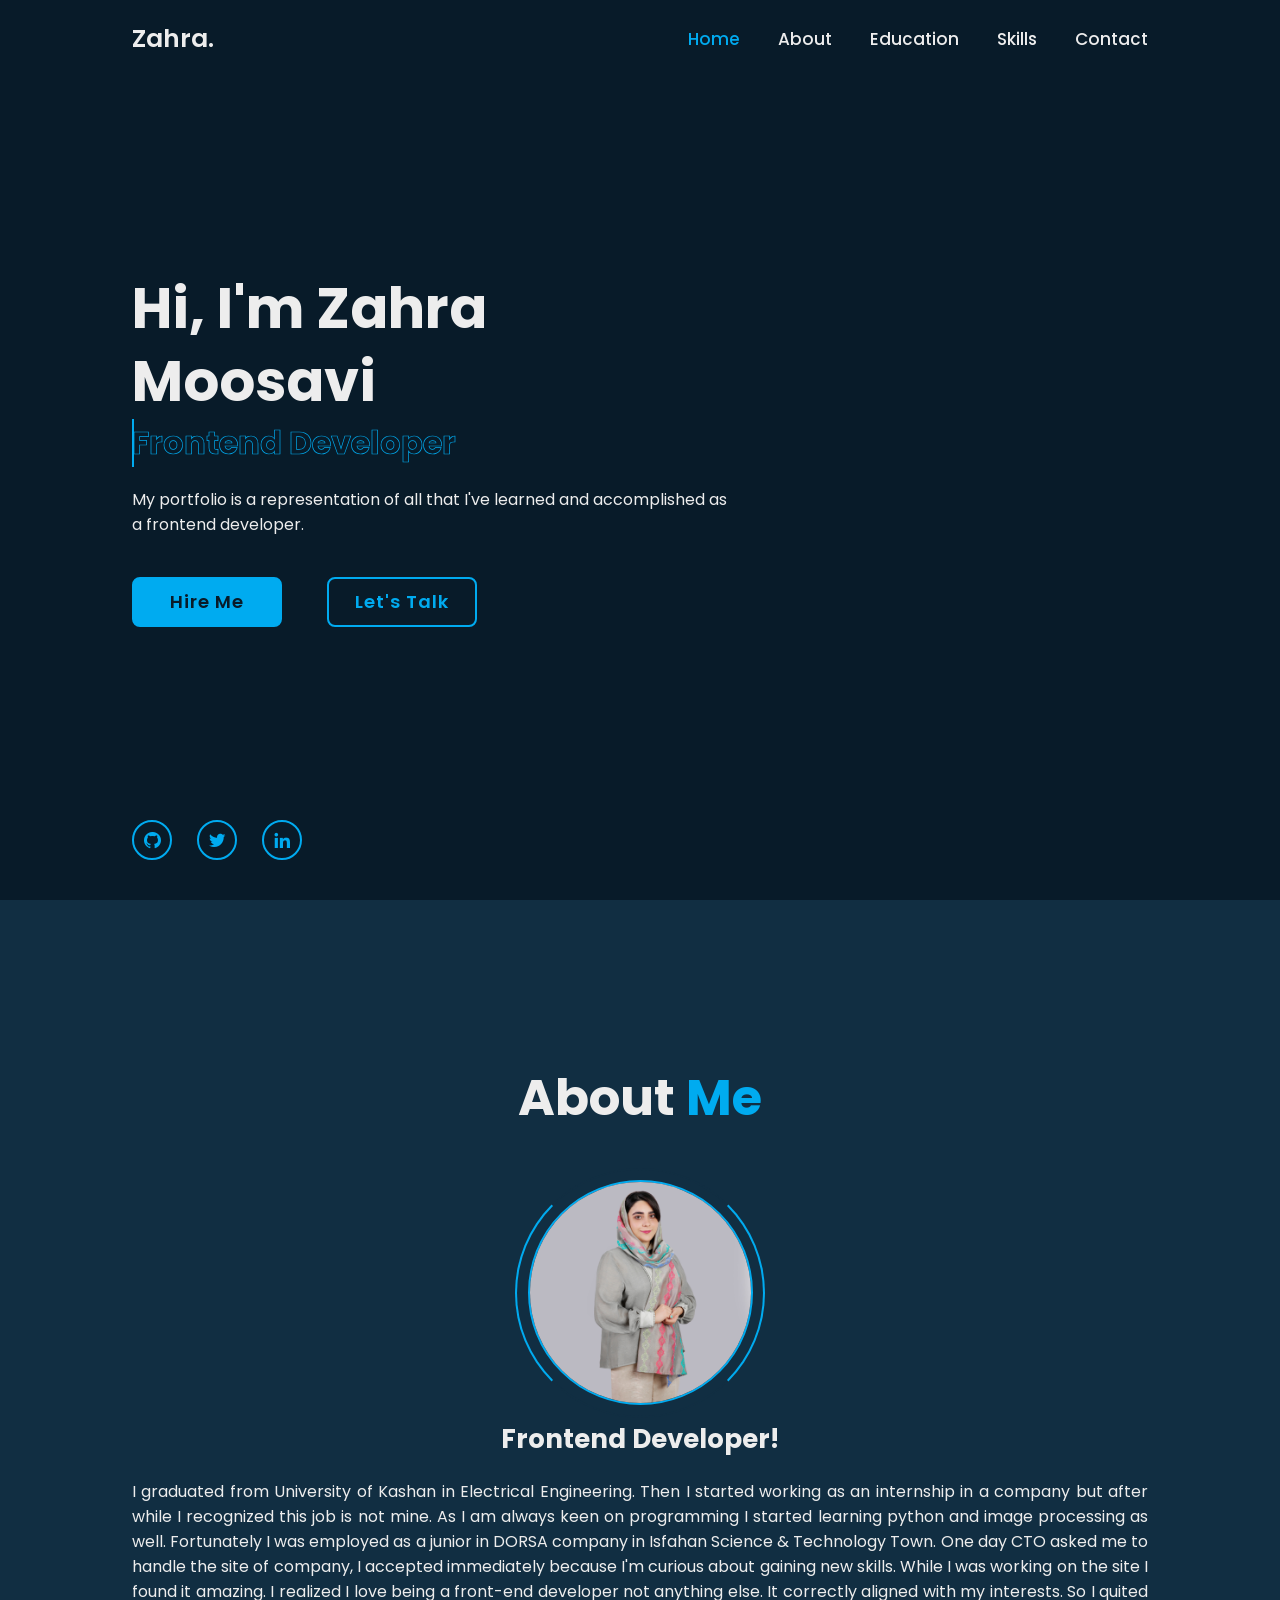
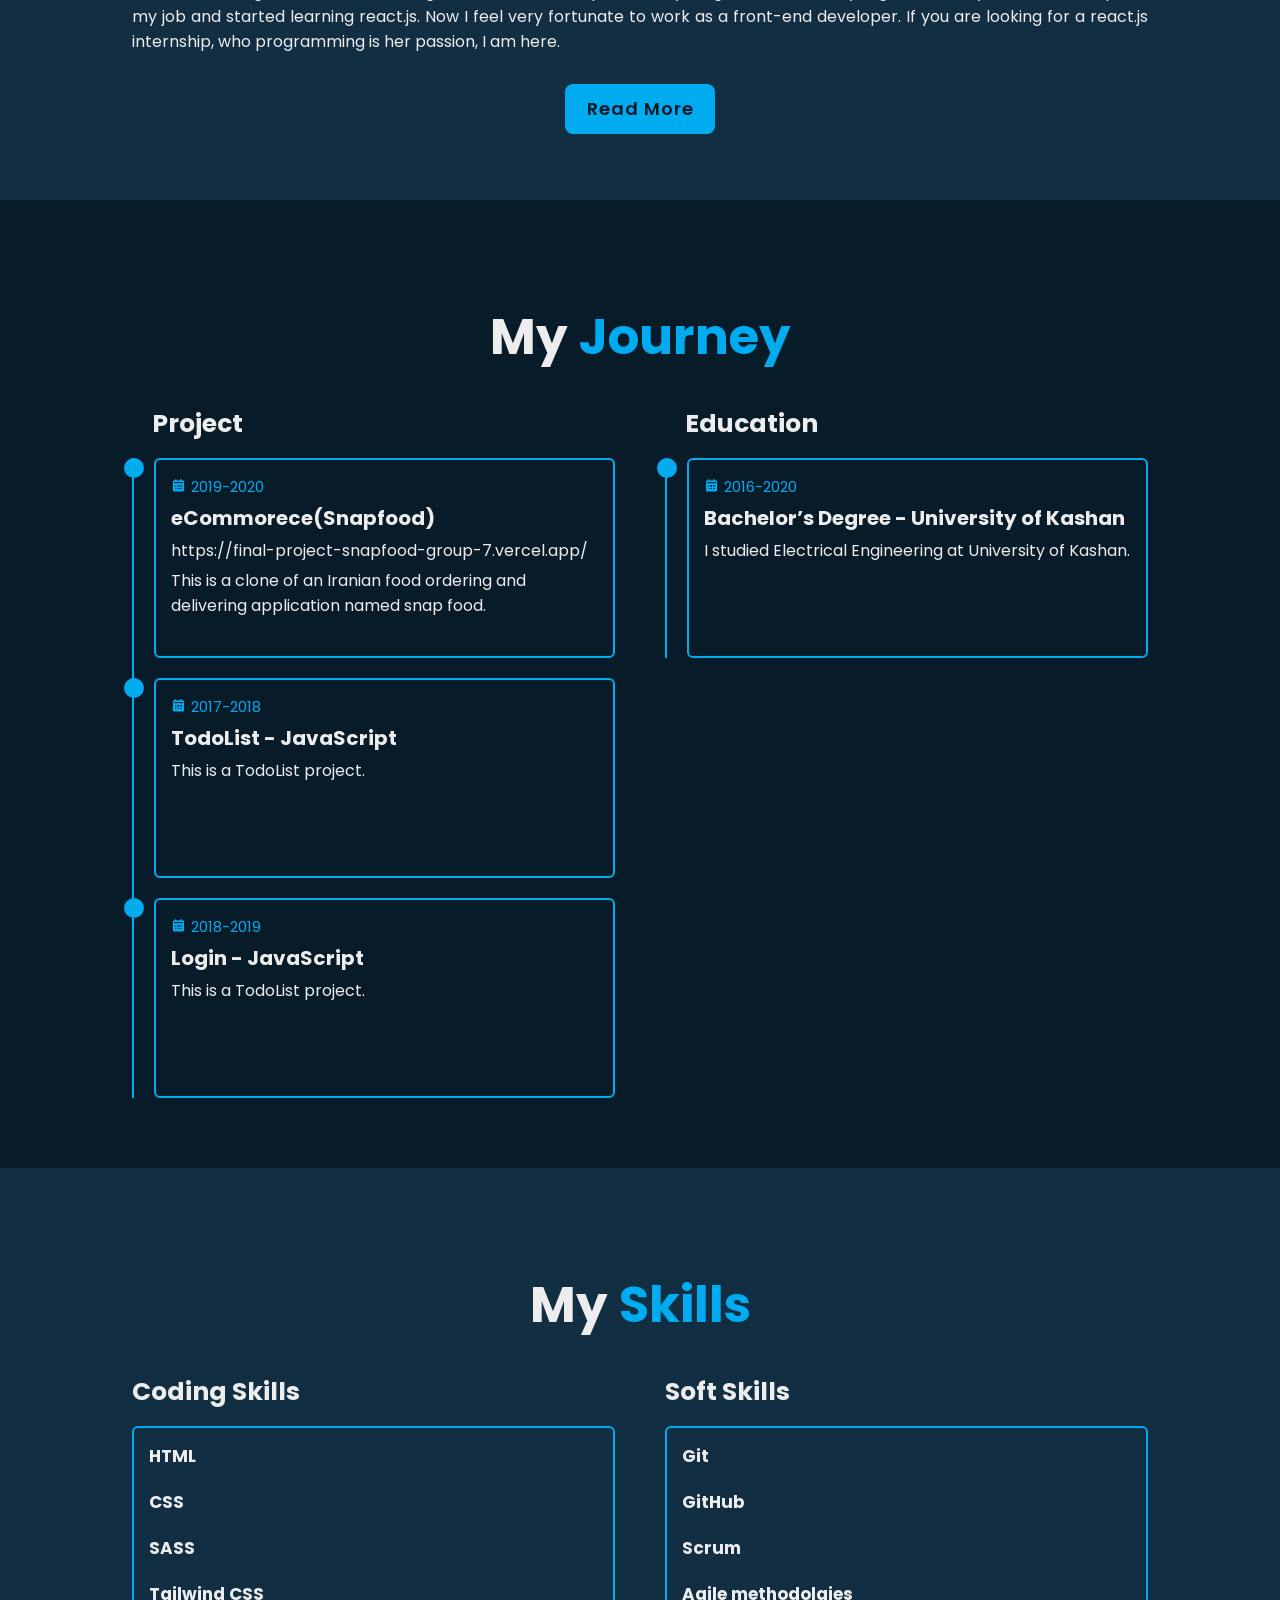
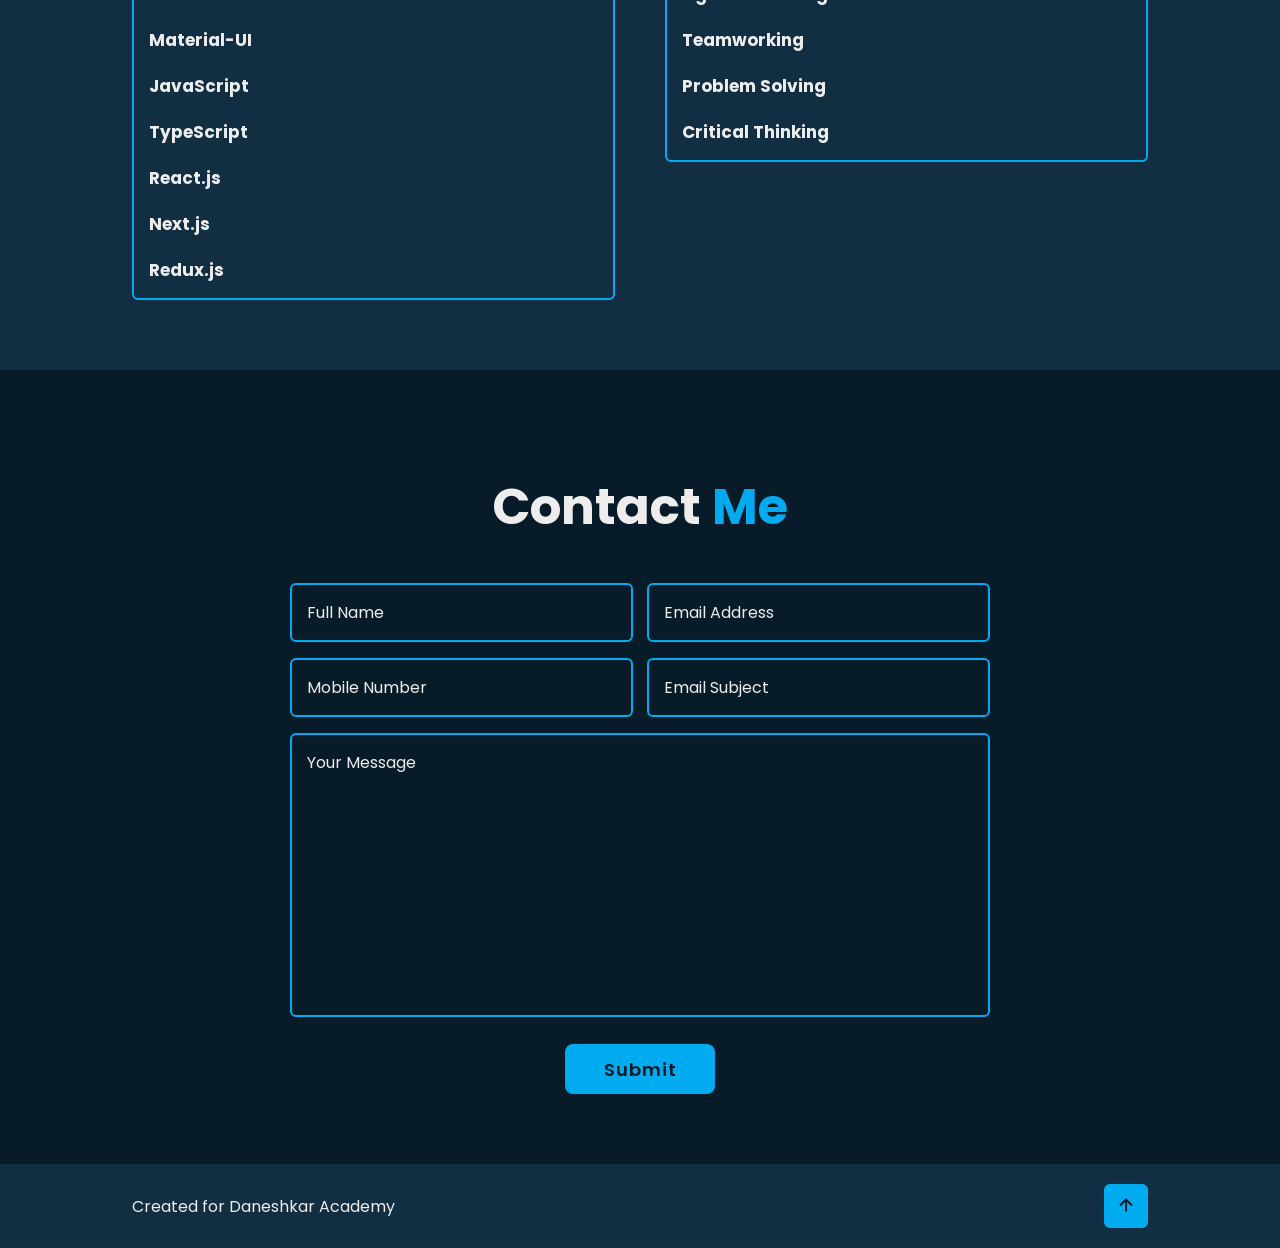
<file: index.html>
<!DOCTYPE html>
<html lang="en">
<head>
    <meta charset="UTF-8">
    <meta name="viewport" content="width=device-width, initial-scale=1.0">
    <title>Zahra Moosavi</title>
    <link rel="stylesheet" href="css/style.css">
    <script src="js/script.js" defer></script>
    
    <!-- box icons -->
    <link href='https://unpkg.com/boxicons@2.1.4/css/boxicons.min.css' rel='stylesheet'> 
</head>
<body>

    <!--header design-->
    <header class="header">
        <a href="#" class="logo"> Zahra. <span class="animate" style="--i:1;"></span></a>

        <div class="bx bx-menu" id="menu-icon"><span class="animate" style="--i:2;"></span></div>  
        <!-- ؟؟/؟؟؟ -->

        <nav class="navbar">
            <a href="#home" class="active">Home</a>
            <a href="#about">About</a>

            <a href="#education">Education</a>
            <a href="#skills">Skills</a>
            <a href="#contact">Contact</a>

            <span class="active-nav"></span>
            <span class="animate" style="--i:2;"></span>
        </nav>
    </header>


    <!-- home section design -->

    <section class="home show-animate" id="home">
        
        <div class="home-content">
            <h1>Hi, I'm <span> Zahra Moosavi</span><span class="animate" style="--i:2;"></span></h1>
            <div class="text-animate">
                <h3>Frontend Developer</h3>
                <span class="animate" style="--i:3;"></span>

            </div>
            <p>
                 My portfolio is a representation of all that I've learned and accomplished as
                 a frontend developer.
                <span class="animate" style="--i:4;"></span>
            </p>
            <div class="btn-box">
                <a href="#" class="btn">Hire Me</a>
                <a href="#contact" class="btn">Let's Talk</a>
                <span class="animate" style="--i:5;"></span>
            </div>

        </div>

        <div class="home-sci">
            <a href="https://github.com/ZahraMoosavi77"><i class='bx bxl-github'></i></a>
            <a href="#"><i class='bx bxl-twitter'></i></a>
            <a href="https://www.linkedin.com/in/zahra-moosavi-fed/"><i class='bx bxl-linkedin' ></i></a>
            <span class="animate" style="--i:6;"></span>
            
        </div>

        <!-- <div class="home-imgHover"> </div> -->
        <!-- <span class="animate home-img"  style="--i:3;"></span> -->
    </section>

    <!-- about section design -->

    <section class="about" id="about">
        <h2 class="heading">About <span>Me</span></h2>

        <div class="about-img">
            <img src="assets/img.jpg" alt="">
            <span class="circle-spin"></span>
            
        </div>

        <div class="about-content">
            <h3>Frontend Developer!</span></h3>
            <p>I graduated from University of Kashan in Electrical Engineering. Then I started working as an internship in a company but after while I recognized this job is not mine.
                As I am always keen on programming I started learning python and image processing as well. Fortunately I was employed as a junior in DORSA company in Isfahan Science & Technology Town. One day CTO asked me to handle the site of company, I accepted immediately because I'm curious about gaining new skills. While I was working on the site I found it amazing. I realized I love being a front-end developer not anything else. It correctly aligned with my interests. So I quited my job and started learning react.js.
                Now I feel very fortunate to work as a front-end developer. If you are looking for a react.js internship, who programming is her passion, I am here.</p>

            <div class="btn-box btns">
                <a href="#" class="btn">Read More</a>
            </div>    
        </div>
    </section>
    
    <!-- Education section design -->

    <section class="education" id="education">
        <h2 class="heading">My <span> Journey</span></h2>
        <div class="education-row">
            <div class="education-column">
                <h3 class="title">Project</h3>
                <div class="education-box">
                    <div class="education-content">
                        <div class="content">
                           <div class="year"><i class='bx bxs-calendar'></i>2019-2020</div>
                           <h3>eCommorece(Snapfood)</h3>
                           <p> https://final-project-snapfood-group-7.vercel.app/</p>
                           <p> This is a clone of an Iranian food ordering and delivering application named snap food.</p>
                        </div>
                    </div>
                    <div class="education-content">
                        <div class="content">
                           <div class="year"><i class='bx bxs-calendar'></i>2017-2018</div>
                           <h3>TodoList - JavaScript</h3>
                           <p>This is a TodoList project.</p>
                        </div>
                    </div>
                    <div class="education-content">
                        <div class="content">
                           <div class="year"><i class='bx bxs-calendar'></i>2018-2019</div>
                           <h3>Login - JavaScript</h3>
                           <p>This is a TodoList project.</p>
                        </div>
                    </div>
                   
                </div>
            </div>
            <div class="education-column">
                <h3 class="title">Education</h3>
                <div class="education-box">
                    <div class="education-content">
                        <div class="content">
                           <div class="year"><i class='bx bxs-calendar'></i>2016-2020</div>
                           <h3>Bachelor’s Degree - University of Kashan</h3>
                           <p> I studied Electrical Engineering at University of Kashan.</p>
                        </div>
                    </div>
                    <!-- <div class="education-content">
                        <div class="content">
                           <div class="year"><i class='bx bxs-calendar'></i>2018-2019</div>
                           <h3>Master Degree - University</h3>
                           <p>Lorem ipsum dolor sit amet consectetur adipisicing elit. Expedita numquam quisquam inventore molestias tenetur fugiat quae
                             illum iure doloremque, est cumque, eos provident nulla vel error iusto! Itaque, ab incidunt.</p>
                        </div>
                    </div> -->
                    <!-- <div class="education-content">
                        <div class="content">
                           <div class="year"><i class='bx bxs-calendar'></i>2019-2020</div>
                           <h3>Master Degree - University</h3>
                           <p>Lorem ipsum dolor sit amet consectetur adipisicing elit. Expedita numquam quisquam inventore molestias tenetur fugiat quae
                             illum iure doloremque, est cumque, eos provident nulla vel error iusto! Itaque, ab incidunt.</p>
                        </div>
                    </div> -->
                </div>
            </div>
           
        </div>


    </section>

    <!-- Skills section design -->

 <section class="skills" id="skills">
        <h2 class="heading">My <span> Skills</span></h2>
        <div class="skills-row">
            <div class="skills-column">
                <h3 class="title">Coding Skills</h3>
                <div class="skills-box">
                    <div class="skills-content">
                        <div class="progress">
                            <h3>HTML</h3>
                            <!-- <div class="bar"><span></span></div> -->
                        </div>
                        <div class="progress">
                            <h3>CSS </h3>
                            <!-- <div class="bar"><span></span></div> -->
                        </div>
                        <div class="progress">
                            <h3>SASS</h3>
                            <!-- <div class="bar"><span></span></div> -->
                        </div>
                        <div class="progress">
                            <h3>Tailwind CSS</h3>
                            <!-- <div class="bar"><span></span></div> -->
                        </div>
                        <div class="progress">
                            <h3>Material-UI </h3>
                            <!-- <div class="bar"><span></span></div> -->
                        </div>
                        <div class="progress">
                            <h3>JavaScript </h3>
                            <!-- <div class="bar"><span></span></div> -->
                        </div>
                        <div class="progress">
                            <h3>TypeScript </h3>
                            <!-- <div class="bar"><span></span></div> -->
                        </div>
                        <div class="progress">
                            <h3>React.js</h3>
                            <!-- <div class="bar"><span></span></div> -->
                        </div>
                        <div class="progress">
                            <h3>Next.js </h3>
                            <!-- <div class="bar"><span></span></div> -->
                        </div>
                        <div class="progress">
                            <h3>Redux.js</h3>
                            <!-- <div class="bar"><span></span></div> -->
                        </div>
                    </div>
                </div>
            </div>
            <div class="skills-column">
                <h3 class="title"> Soft Skills</h3>
                <div class="skills-box">
                    <div class="skills-content">
                       
                        <div class="progress">
                            <h3>Git  </h3>
                            <!-- <div class="bar"><span></span></div> -->
                        </div>
                        <div class="progress">
                            <h3>GitHub </h3>
                            <!-- <div class="bar"><span></span></div> -->
                        </div>
                        <div class="progress">
                            <h3>Scrum </h3>
                            <!-- <div class="bar"><span></span></div> -->
                        </div>
                        <div class="progress">
                            <h3>Agile methodolgies</h3>
                            <!-- <div class="bar"><span></span></div> -->
                        </div>
                        <div class="progress">
                            <h3>Teamworking </h3>
                            <!-- <div class="bar"><span></span></div> -->
                        </div>
                        <div class="progress">
                            <h3>Problem Solving </h3>
                            <!-- <div class="bar"><span></span></div> -->
                        </div>
                        <div class="progress">
                            <h3>Critical Thinking</h3>
                            <!-- <div class="bar"><span></span></div> -->
                        </div>
                    </div>
                </div>
            </div>
        </div>
    </section> 

    <!-- contact sectopn design -->
    <section class="contact" id="contact">
        <h2 class="heading">Contact <span> Me</span></h2>
        <form action="#">
            <div class="input-box">
                <div class="input-field">
                    <input type="text" placeholder="Full Name" required>
                    <span class="focus"></span>
                </div>
                <div class="input-field">
                    <input type="text" placeholder="Email Address" required>
                    <span class="focus"></span>
                </div>
            </div>
            <div class="input-box">
                <div class="input-field">
                    <input type="number" placeholder="Mobile Number" required>
                    <span class="focus"></span>
                </div>
                <div class="input-field">
                    <input type="text" placeholder="Email Subject" required>
                    <span class="focus"></span>
                </div>
            </div>
            <div class="textarea-field">
                <textarea name="" id="" cols="30" rows="10" placeholder="Your Message" required></textarea>
                <span class="focus"></span>
            </div>

            <div class="btn-box btns">
                <button type="submit" class="btn">Submit</button>
            </div>
        </form>
    </section>

    <!-- footer design -->
    <footer class="footer">
        <div class="footer-text">
            <p> Created for Daneshkar Academy</p>
            
            
        </div>

        <div class="footer-iconTop">
            <a href="#"><i class='bx bx-up-arrow-alt'></i></a>
        </div>
    </footer>

</body>
</html>
</file>
<file: css/style.css>
@import url('https://fonts.googleapis.com/css2?family=Poppins&display=swap');




*{

    padding: 0;
    margin: 0;
    box-sizing: border-box;
    text-decoration: none;
    border: none;
    outline: none;
    scroll-behavior: smooth;
    font-family: 'Poppins', sans-serif;
}

:root{
    --bg-color:#081b29;
    --second-bg-color:#112e42;
    --text-color:#ededed;
    --main-color:#00abf0;

}


html{
    font-size: 62.5%;
    overflow-x: hidden;
}

body{
    background-color: var(--bg-color);
    color: var(--text-color);
}


.header{
    position: fixed;
    top: 0;
    left: 0;
    width: 100%;
    padding: 20px 132px ;
    background-color:transparent; 
    display: flex;
    flex-direction: row;
    justify-content: space-between;
    align-items: center;
    z-index: 100;
    transition: .3s;
    background: var(--bg-color);
    
}
.header.sticky {
    background: var(--bg-color);

}


.logo{
    position: relative;
    font-size: 2.5rem;
    color: var(--text-color);
    font-weight: 600;
}

.navbar{
    position: relative;
}

.navbar a{
    font-size: 1.7rem;
    color: var(--text-color);
    font-weight: 500;
    margin-left: 35px;
    transition: .3s;

}


.navbar a:hover
,.navbar a.active{
    color: var(--main-color);
}


#menu-icon{
    position: relative;
    font-size: 3.6rem;
    color: var(--text-color);
    cursor: pointer;
    display: none;
}


section{
    min-height: 100vh;
    padding: 100px 132px 20px;
}

.home{
    position: relative;
    display: flex;
    flex-direction: column;
    justify-content: center;
    padding:  0 132px;
    /* background: url(../assets/video_image-tGxQe3iOM.jpeg) no-repeat;
    background-size: contain;
    background-position: right;
    background-size: 80%; */

    
}
/* 
.home::after{
    content: '';
    top: 0;
    right: 0;
    bottom: 0;
    left: 0;
    position: absolute;
    background-color: var(--bg-color);
    opacity: .6;

} */

.home-content{
    
    max-width: 600px;
    z-index: 99;

}

.home-content h1{
    position: relative;
    display: inline-block;
    font-size: 5.6rem;
    font-weight: 700;
    line-height: 1.3;
}

.home-content h1 span{
    color: var(--text-color);
}

.home-content .text-animate{
    position: relative;
    width: 328px;
} 

.home-content .text-animate h3{
    font-size: 3.2rem;
    font-weight: 700;
    color: transparent;
    -webkit-text-stroke: .7px var(--main-color);
    background-image: linear-gradient(var(--main-color),var(--main-color));
    background-repeat: no-repeat;
    -webkit-background-clip: text;
    background-position: -330px 0;
    animation: homeBgText 6s linear infinite;
    animation-delay: 2s;
}

.home-content .text-animate h3::before{
    content: '';
    position: absolute;
    top: 0;
    left: 0;
    width: 0;
    height: 100%;
    border-right: 2px solid var(--main-color);
    z-index: -1;
    animation: homeCursorText 6s linear infinite;
    animation-delay: 2s;
}

.home-content p{
    position: relative;
    font-size: 1.6rem;
    margin: 20px 0 40px;
}


.btn-box{
    position: relative;
    display: flex;
    justify-content: space-between;
    width: 345px;
    height: 50px;
    
}

.btn-box .btn{

    position: relative;
    display: inline-flex;
    justify-content: center;
    align-items: center;
    width: 150px;
    height: 100%;
    background: var(--main-color);
    border: 2px solid var(--main-color);
    border-radius: 8px;
    font-size: 1.8rem;
    font-weight: 600;
    letter-spacing: 1px;
    color: var(--bg-color);
    z-index: 1;
    overflow: hidden;
    transition: .5s;
}

.btn-box .btn:hover{
    color: var(--main-color);
}


.btn-box .btn:nth-child(2){
    background: transparent;
    color: var(--main-color);
}

.btn-box .btn:nth-child(2):hover{
    
    color: var(--bg-color);
}
.btn-box .btn:nth-child(2)::before{
    background: var(--main-color);
    
}

.btn-box .btn::before{
    content: '';
    position: absolute;
    top: 0;
    left: 0;
    width: 0;
    height: 100%;
    background: var(--bg-color);
    transition: .5s;
    z-index: -1;

}
.btn-box .btn:hover::before{
    width: 100%;

}


.home-sci{
    position: absolute;
    bottom: 40px;
    width: 170px;
    display: flex;
    justify-content: space-between;
}

.home-sci a{
    position: relative;
    display: inline-flex;
    justify-content: center;
    align-items: center;
    width: 40px;
    height: 40px;
    background: transparent;
    border: 2px solid var(--main-color);
    border-radius: 50%;
    font-size: 20px;
    color: var(--main-color);
    z-index: 1;
    overflow: hidden;
    transition: .5s;
}

.home-sci a:hover{
    color: var(--bg-color);
}

.home-sci a::before{
    content: '';
    position: absolute;
    top: 0;
    left: 0;
    width: 0;
    height: 100% ;
    background: var(--main-color);
    z-index: -1;
    transition: .5s;
}

.home-sci a:hover::before{
    width: 100%;
}

.home-imgHover{
    background: antiquewhite;
    position: absolute;
    top: 0;
    width: 45%;
    height: 100%;
    background: transparent;
    /* border: 2px solid red; */
    transition: 3s;
}
.home-imgHover:hover{
    background: var(--bg-color);
    opacity: .8;
}

/* ************************************ End home section  **************************** */

.about{
    display: flex;
    justify-content: center;
    align-items: center;
    flex-direction: column;
    gap: 2px;
    background-color: var(--second-bg-color);
    padding-bottom: 6px;

}

.heading{
    position: relative;
    font-size: 5rem;
    margin-bottom: 30px;
    text-align: center;
}

span {
    color: var(--main-color);
}
.about-img{
    position: relative;
    /* width: 25rem;
    height: 25rem; */
    width: 250px;
    height: 250px;
    border-radius: 50%;
    display: flex;
    justify-content: center;
    align-items: center;

}


.about-img img{
    width: 90%;
    border-radius: 50%;
    border: 2px solid var(--main-color);
}

.about-img .circle-spin{
    position: absolute;
    top: 50%;
    left: 50%;
    transform: translate(-50%,-50%) rotate(0); 
    width: 100%;
    height: 100%;
    border-radius: 50%;
    border-top: 2px solid var(--second-bg-color);
    border-bottom: 2px solid var(--second-bg-color);
    border-right: 2px solid var(--main-color);
    border-left: 2px solid var(--main-color);
    animation: aboutSpinner 8s linear infinite;
}


.about-content{
    text-align: center;

}

.about-content h3{
    font-size: 2.6rem;
   

}

.about-content p{
    
    font-size: 1.6rem;
    margin: 20px auto 30px;
    text-align: justify;
    width: 100%;
}


.btn-box.btns{
    display: inline-block;
    width: 150px;
}

.btn-box.btns a::before{
    background: var(--second-bg-color);

}

.education{
    display: flex;
    justify-content: center;
    align-items: center;
    flex-direction: column;
    min-height: auto;
    padding-bottom: 50px;

}


.education .education-row{
    display: flex;
    flex-wrap: wrap;
    gap: 50px;
}

.education-row .education-column{
    flex: 1 1 400px;
}

.education-column .title{
    font-size: 2.5rem;
    margin:  0 0 15px 20px;
}


.education-column .education-box{
    border-left: 2px solid var(--main-color);
}

.education-box .education-content{
    position: relative;
    padding-left: 20px;
}

.education-box .education-content::before{
    content: '';
    position: absolute;
    top: 0;
    left: -10px;
    width: 20px;
    height: 20px;
    background: var(--main-color);
    border-radius: 50%;
    z-index: 1;
}

.education-content .content{
    position: relative;
    padding: 15px;
    border: 2px solid var(--main-color);
    border-radius: 6px;
    margin-bottom: 20px;
    overflow: hidden;
    min-height: 200px;
}

.education-content .content::before{
    content: '';
    position: absolute;
    top: 0;
    left: 0;
    width: 0;
    height: 100%;
    background: var(--second-bg-color);
    z-index: -1;
    transition: .5s;
}

.education-content .content:hover::before{
    width: 100%;

}

.education-content .content .year{
    font-size: 1.5rem;
    color: var(--main-color);
    padding-bottom: 5px;

}

.education-content .content .year i{
    padding-right:  5px;
}

.education-content .content h3{
    font-size: 2rem;
}

.education-content .content p{
    font-size: 1.6rem;
    padding-top: 5px;
}


/* *********************************** end of education section ********************************* */

.skills{
    min-height: auto;
    padding-bottom: 70px;
    background: var(--second-bg-color);
}

.skills .skills-row{
    display: flex;
    flex-direction: row;
    flex-wrap: wrap;
    gap: 50px;
}

.skills-row .skills-column{
    flex: 1 1 400px;
}

.skills-column .title{
    font-size: 2.5rem;
    margin: 0 0 15px;
}


.skills-box .skills-content{
    position: relative;
    border: 2px solid var(--main-color);
    border-radius: 6px;
    padding: 5px 15px;
    z-index: 1;
    overflow: hidden;
}
.skills-box .skills-content::before{
    content: '';
    position: absolute;
    top: 0;
    left: 0;
    width: 0;
    height: 100%;
    background: var(--bg-color);
    z-index: -1;
    transition: .5s;

}

.skills-box .skills-content:hover::before{
    width: 100%;
}

.skills-content .progress{
    padding: 10px 0 ;
}

.skills-content .progress h3{
    font-size: 1.7rem;
    display: flex;
    justify-content: space-between;

}

.skills-content .progress h3 span{
    color: var(--text-color);
}

.skills-content .progress .bar{
    height: 25px;
    border-radius: 6px;
    border: 2px solid var(--main-color);
    padding: 5px;
    margin: 10px 0;
}

.skills-content .progress .bar span{
    display: block;
    height: 100%;
    border-radius: 3px;
    background: var(--main-color);
}


.skills-column:nth-child(1) .skills-content .progress:nth-child(1) .bar span{
    width: 90%;
}

.skills-column:nth-child(1) .skills-content .progress:nth-child(2) .bar span{
    width: 80%;
}

.skills-column:nth-child(1) .skills-content .progress:nth-child(3) .bar span{
    width: 65%;
}
.skills-column:nth-child(1) .skills-content .progress:nth-child(4) .bar span{
    width: 75%;
}

.skills-column:nth-child(2) .skills-content .progress:nth-child(1) .bar span{
    width: 90%;
}

.skills-column:nth-child(2) .skills-content .progress:nth-child(2) .bar span{
    width: 85%;
}

.skills-column:nth-child(2) .skills-content .progress:nth-child(3) .bar span{
    width: 67%;
}
.skills-column:nth-child(2) .skills-content .progress:nth-child(4) .bar span{
    width: 70%;
}
 
 /* ********************************** end of skilss section ********************************* */

 .contact{
    min-height: auto;
    padding-bottom: 70px;

 }

 .contact form{
    max-width: 700px;
    margin: 0 auto;
    text-align: center;

 }


 .contact form .input-box{
    position: relative;
    display: flex;
    justify-content: space-between;
    flex-wrap: wrap;

 }

 .contact form .input-box .input-field{
    position: relative;
    width: 49%;
    margin: 8px 0;

 }

 .contact form .input-box .input-field input,
 .contact form .textarea-field textarea{
    width: 100%;
    height: 100%;
    padding: 15px;
    font-size: 1.6rem;
    color: var(--text-color);
    background: transparent;
    border-radius: 6px;
    border: 2px solid var(--main-color);

 }


 .contact form .input-box .input-field input::placeholder,
 .contact form .textarea-field textarea::placeholder{
    color: var(--text-color);

 }
 .contact form .focus{
    position: absolute;
    top: 0;
    left: 0;
    width: 0;
    height: 100%;
    background: var(--second-bg-color);
    border-radius: 6px;
    z-index: -1;
    transition: .5s;

 }

 .contact form .input-box .input-field input:focus~.focus,
 .contact form .input-box .input-field input:valid~.focus,
 .contact form .textarea-field textarea:focus~.focus,
 .contact form .textarea-field textarea:valid~.focus{
 
   width:100%;



 }

 .contact form .textarea-field {
    position: relative;
    margin: 8px 0 27px;
    display: flex;
 

 }


 .contact form .textarea-field textarea{
    resize: none;
 }

 .contact form .btn-box.btns .btn{
    cursor: pointer;


 }


 /* ******************************* Ennd of contact section *************************** */

 .footer{
    display: flex;
    justify-content: space-between;
    align-items: center;
    flex-wrap: wrap;
    padding: 20px 132px;
    background-color: var(--second-bg-color);

 }

 .footer-text p{
    font-size: 1.6rem;

 }


 .footer-iconTop a{
    position: relative;
    display: inline-flex;
    justify-content: center;
    align-items: center;
    padding: 8px;
    background: var(--main-color);
    border: 2px solid var(--main-color);
    border-radius: 6px;
    z-index: 1;
    overflow: hidden;


 }


 .footer-iconTop a::before{
    content: '';
    position: absolute;
    top: 0;
    left: 0;
    width: 0;
    height: 100%;
    background: var(--second-bg-color);
    z-index: -1;
    transition: .5s;

 }

 .footer-iconTop a:hover::before{
    width: 100%;

 }

 .footer-iconTop a i{
    font-size: 2.4rem;
    color: var(--bg-color);
    transition: .5s;

 }

 .footer-iconTop a:hover i{
    color: var(--main-color);

 }

 


 /* ************************************* End footer section ***************************************** */


 /* ANIMATION RELOAD AND SCROLL */
 .animate{

    position: absolute;
    top: 0;
    right: 0;
    width: 100%;
    height: 100%;
    background: var(--bg-color);
    z-index: 98;
 }

 .animate.home-img{
    width: 50%;
 }

 .logo .animate,
 .navbar .animate,
 #menu-icon .animate,
 .home.show-animate .animate{
    animation: showRight 1s ease forwards;
    animation-delay: calc(.3s * var(--i));
 }

 .animate.scroll{
    transition: 1s ease;
    transition-delay:calc(.3s / var(--i)) ;
    animation: none;
 }

 .about.show-animate .animate.scroll{
    transition-delay:calc(.3s * var(--i)) ;
    width: 0;

 }
 /* BREAKPOINTS */


 @media(max-width:1200px){
    /* html{
        font-size: 55%;
    } */
    
 }


  @media(max-width:991px){
    .header{
        padding: 20px 36px;
    }

    section{
        padding: 100px 36px 20px;
    }

    .home{
        padding: 0 40px;


    }

    .footer{
        padding: 20px 40px;
    }
  }

  @media(max-width:768px){
    /* .header{
        background: var(--bg-color);
    } */

    #menu-icon{
        display: block;
    }

    .navbar{
        position: absolute;
        top:100%;
        left: -100%;
        width: 100%;
        padding: 10px 30px;
        background: var(--main-color);
        box-shadow: 0 5px 10px rgba(0, 0, 0,.2);
        transition: .25s ease;
        transition-delay: .25s;
        z-index: 1;
    }

    .navbar.active{
        left: 0;
        transition-delay: 0s;
    }

    .navbar .active-nav{
        position: absolute;
        top:0;
        left: -100%;
        width: 100%;
        height: 100%;
        background: var(--bg-color);
        border-top: 1px solid rgba(0, 0, 0,.2);
        z-index: -1;
        transition: .25s ease;
        transition-delay: 0s;

    }

    .navbar.active .active-nav{
        left: 0;
        transition-delay: .25s;
    }

    .navbar a{
        display: block;
        font-size: 2rem;
        margin: 30px 0;
        transform: translateX(-20rem);
        transition: .25s ease;
        transition-delay:0s;

    }

   .navbar.active a{
    transform: translateX(0);
    transition-delay: .25s;

   }
   .home-imgHover{
    pointer-events: none;
    background:  var(--bg-color)  ;
    opacity: .6;
   }
   
  }



  @media(max-width:520px){
    html{

        font-size: 50%;
    }

    .home-content h1{
       
            display: flex;
            flex-direction: column;


        
    }

    .home-sci{
        width: 160px;
    }

    .home-sci a{
        width: 38px;
        height: 38px;
    }
  }


  @media(max-width:462px){
    .home-content h1{
        font-size: 5.2rem;
    }

    .education{
        padding: 100px 18px 50px 23px;
    }

    .contact form .input-box .input-field{
        width: 100%;
    }

    .footer{
        flex-direction: column-reverse;
    }

    .footer p{
        margin-top: 20px;
        text-align: center;
    }
  }


  @media(max-width:371px){
    .home{
        justify-content: center;
    }

    .home-content{
        display: flex;
        align-items: center;
        flex-direction: column;
        text-align: center;
    }

    .home-content h1{
        font-size: 5rem;

    }

  }


  /* KEY FRAME ANIMATION */

  @keyframes homeBgText{
    0%,10%,100%{
        background-position: -330px 0;

    }
    65%,85%{
        background-position: 0 0;
        
    }
  }


  @keyframes homeCursorText{
    0%,10%,100%{
       width: 0;

    }
    65%,78%,85%{
        width: 100%;
        opacity: 1;
        
    }

    75%,
    81%{
        opacity: 0;
    }
  }

  @keyframes aboutSpinner{
    100%{
        transform: translate(-50%,-50%) rotate(360deg);
    }
  }

  @keyframes showRight{
    100%{
        width: 0;
    }
  }
</file>
